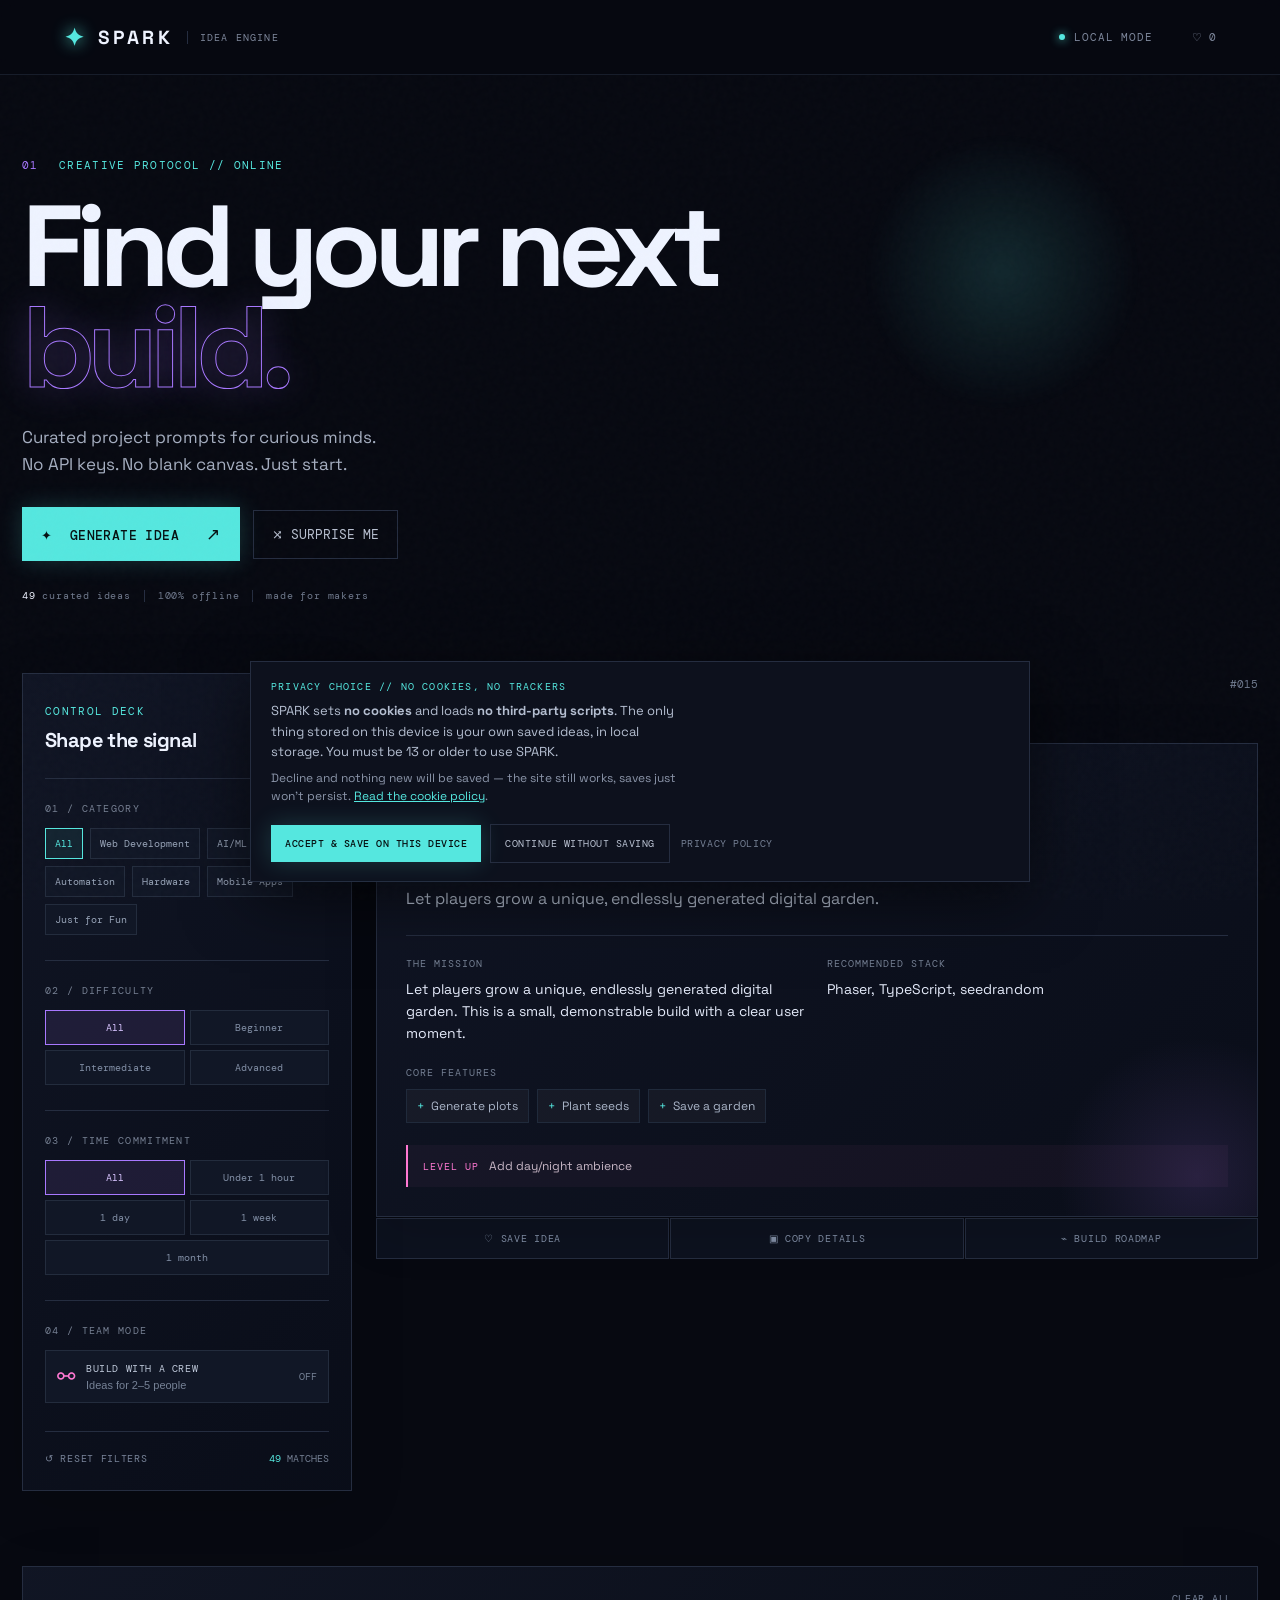
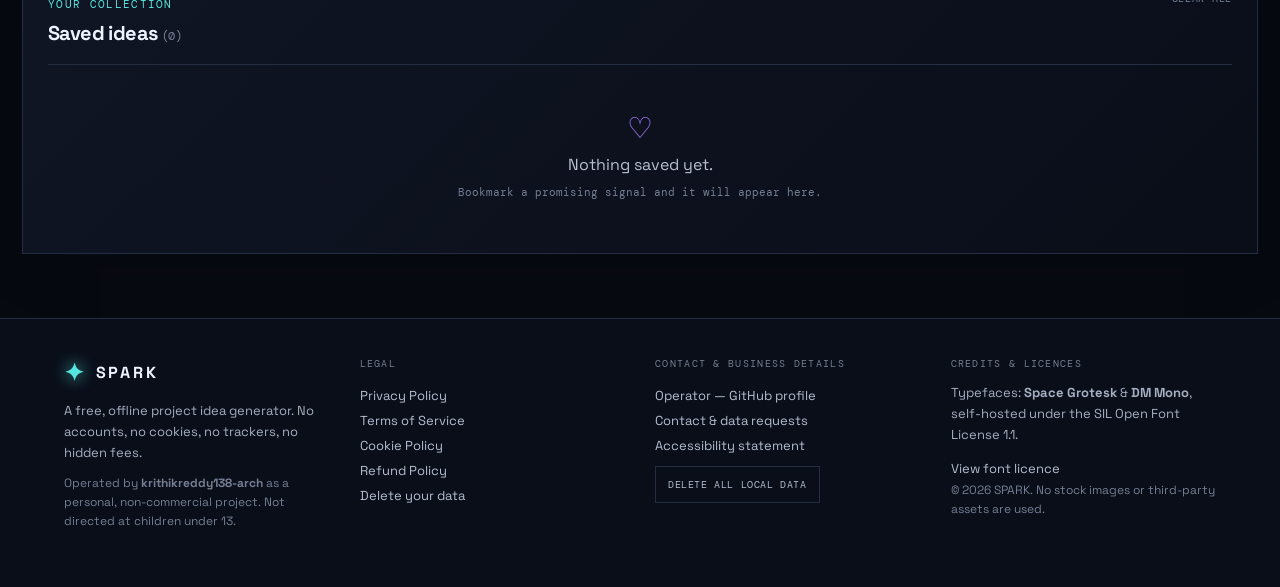
<file: index.html>
<!doctype html>
<html lang="en">
  <head>
    <meta charset="UTF-8" />
    <meta name="viewport" content="width=device-width, initial-scale=1.0" />
    <meta name="theme-color" content="#070911" />
    <meta name="description" content="SPARK is a free, offline project idea generator: 49 curated, buildable prompts filtered by category, difficulty and time — with save, copy and build-roadmap tools for makers." />
    <meta property="og:type" content="website" />
    <meta property="og:title" content="SPARK — Project Idea Generator" />
    <meta property="og:description" content="49 curated, buildable project prompts. No API keys. No blank canvas. Just start." />
    <meta name="twitter:card" content="summary" />
    <meta name="twitter:title" content="SPARK — Project Idea Generator" />
    <meta name="twitter:description" content="49 curated, buildable project prompts. No API keys. No blank canvas. Just start." />
    <link rel="icon" href="data:image/svg+xml,%3Csvg xmlns='http://www.w3.org/2000/svg' viewBox='0 0 64 64'%3E%3Crect width='64' height='64' rx='14' fill='%23070911'/%3E%3Ctext x='32' y='46' font-size='38' text-anchor='middle' fill='%2355e7df'%3E%E2%9C%A6%3C/text%3E%3C/svg%3E" />
    <title>SPARK — Project Idea Generator</title>
    <link rel="stylesheet" href="styles.css" />
  </head>
  <body>
    <a class="skip-link" href="#ideaCard">Skip to the idea generator</a>
    <div class="noise" aria-hidden="true"></div>
    <noscript><p style="margin:0;padding:16px;text-align:center;background:#111625;color:#eef3ff;font:13px monospace">SPARK needs JavaScript enabled to generate ideas.</p></noscript>
    <header class="topbar">
      <a class="brand" href="#top" aria-label="SPARK home"><span class="brand-mark">✦</span><span>SPARK</span><small>IDEA ENGINE</small></a>
      <div class="top-actions"><span class="status-dot"></span><span>LOCAL MODE</span><button class="icon-button" id="savedNav" type="button" aria-label="Open saved ideas">♡ <span id="savedCount">0</span></button></div>
    </header>

    <main id="top" class="shell">
      <section class="hero">
        <div class="eyebrow"><span>01</span> CREATIVE PROTOCOL // ONLINE</div>
        <h1>Find your next<br /><em>build.</em></h1>
        <p class="hero-copy">Curated project prompts for curious minds.<br />No API keys. No blank canvas. Just start.</p>
        <div class="hero-controls">
          <button class="primary-button" id="generateButton" type="button"><span class="button-icon">✦</span> GENERATE IDEA <span class="button-arrow">↗</span></button>
          <button class="secondary-button" id="surpriseButton" type="button"><span>⤨</span> SURPRISE ME</button>
        </div>
        <div class="hero-meta"><span><b id="ideaTotal">49</b> curated ideas</span><span class="meta-divider"></span><span>100% offline</span><span class="meta-divider"></span><span>made for makers</span></div>
      </section>

      <section class="workspace-grid">
        <aside class="filters-panel panel">
          <div class="panel-heading"><div><span class="section-kicker">CONTROL DECK</span><h2>Shape the signal</h2></div><span class="pulse-icon">◉</span></div>
          <div class="filter-group"><label>01 / CATEGORY</label><div class="chip-grid" id="categoryFilters"></div></div>
          <div class="filter-group"><label>02 / DIFFICULTY</label><div class="segmented" id="difficultyFilters"></div></div>
          <div class="filter-group"><label>03 / TIME COMMITMENT</label><div class="segmented time-grid" id="timeFilters"></div></div>
          <div class="filter-group team-toggle"><label>04 / TEAM MODE</label><button class="team-button" id="teamButton" type="button" aria-pressed="false"><span class="team-icon">⚯</span><span><b>BUILD WITH A CREW</b><small>Ideas for 2–5 people</small></span><i>OFF</i></button></div>
          <div class="filter-footer"><button class="text-button" id="resetButton" type="button">↺ RESET FILTERS</button><span class="match-count"><b id="matchCount">49</b> MATCHES</span></div>
        </aside>

        <section class="result-column" aria-live="polite">
          <div class="result-header"><div><span class="section-kicker">CURRENT TRANSMISSION</span><h2>Your next project</h2></div><span class="result-number" id="resultNumber">#001</span></div>
          <article class="idea-card panel" id="ideaCard"></article>
          <div class="quick-actions"><button class="action-button" id="saveButton" type="button">♡ <span>SAVE IDEA</span></button><button class="action-button" id="copyButton" type="button">▣ <span>COPY DETAILS</span></button><button class="action-button" id="roadmapButton" type="button">⌁ <span>BUILD ROADMAP</span></button></div>
          <div class="roadmap panel hidden" id="roadmapPanel"></div>
        </section>
      </section>

      <section class="saved-section panel" id="savedSection">
        <div class="saved-heading"><div><span class="section-kicker">YOUR COLLECTION</span><h2>Saved ideas <span id="savedHeadingCount">(0)</span></h2></div><button class="text-button" id="clearSavedButton" type="button">CLEAR ALL</button></div>
        <div class="saved-list" id="savedList"><div class="empty-state"><span>♡</span><p>Nothing saved yet.</p><small>Bookmark a promising signal and it will appear here.</small></div></div>
      </section>
    </main>

    <footer class="site-footer" id="site-footer">
      <div class="footer-col">
        <span class="footer-brand"><span class="brand-mark">✦</span>SPARK</span>
        <p>A free, offline project idea generator. No accounts, no cookies, no trackers, no hidden fees.</p>
        <p class="footer-op">Operated by <b>krithikreddy138-arch</b> as a personal, non-commercial project. Not directed at children under 13.</p>
      </div>
      <div class="footer-col">
        <b class="footer-head">LEGAL</b>
        <a href="privacy.html">Privacy Policy</a>
        <a href="terms.html">Terms of Service</a>
        <a href="privacy.html#cookies">Cookie Policy</a>
        <a href="terms.html#refunds">Refund Policy</a>
        <a href="privacy.html#deletion">Delete your data</a>
      </div>
      <div class="footer-col">
        <b class="footer-head">CONTACT &amp; BUSINESS DETAILS</b>
        <a href="https://github.com/krithikreddy138-arch">Operator — GitHub profile</a>
        <a href="https://github.com/krithikreddy138-arch/spark/issues">Contact &amp; data requests</a>
        <a href="terms.html#accessibility">Accessibility statement</a>
        <button class="footer-legal-button" id="wipeDataButton" type="button">DELETE ALL LOCAL DATA</button>
      </div>
      <div class="footer-col">
        <b class="footer-head">CREDITS &amp; LICENCES</b>
        <p>Typefaces: <b>Space Grotesk</b> &amp; <b>DM Mono</b>, self-hosted under the SIL Open Font License 1.1.</p>
        <a href="fonts/OFL.txt">View font licence</a>
        <p class="footer-op">© 2026 SPARK. No stock images or third-party assets are used.</p>
      </div>
    </footer>

    <div class="toast" id="toast" role="status"></div>

    <section class="consent-banner" id="consentBanner" role="region" aria-label="Privacy and cookie choices" hidden>
      <div class="consent-copy">
        <b>PRIVACY CHOICE // NO COOKIES, NO TRACKERS</b>
        <p>SPARK sets <strong>no cookies</strong> and loads <strong>no third-party scripts</strong>. The only thing stored on this device is your own saved ideas, in local storage. You must be 13 or older to use SPARK.</p>
        <p>Decline and nothing new will be saved — the site still works, saves just won't persist. <a href="privacy.html#cookies">Read the cookie policy</a>.</p>
      </div>
      <div class="consent-actions">
        <button class="primary-button" id="consentAccept" type="button">ACCEPT &amp; SAVE ON THIS DEVICE</button>
        <button class="secondary-button" id="consentDecline" type="button">CONTINUE WITHOUT SAVING</button>
        <a class="privacy-link" href="privacy.html">PRIVACY POLICY</a>
      </div>
    </section>
    <script src="app.js"></script>
    <script>
      document.querySelectorAll('.footer-op').forEach(function (el) {
        el.innerHTML = el.innerHTML.replace('© 2026 SPARK', '© ' + new Date().getFullYear() + ' SPARK');
      });
    </script>
  </body>
</html>
</file>
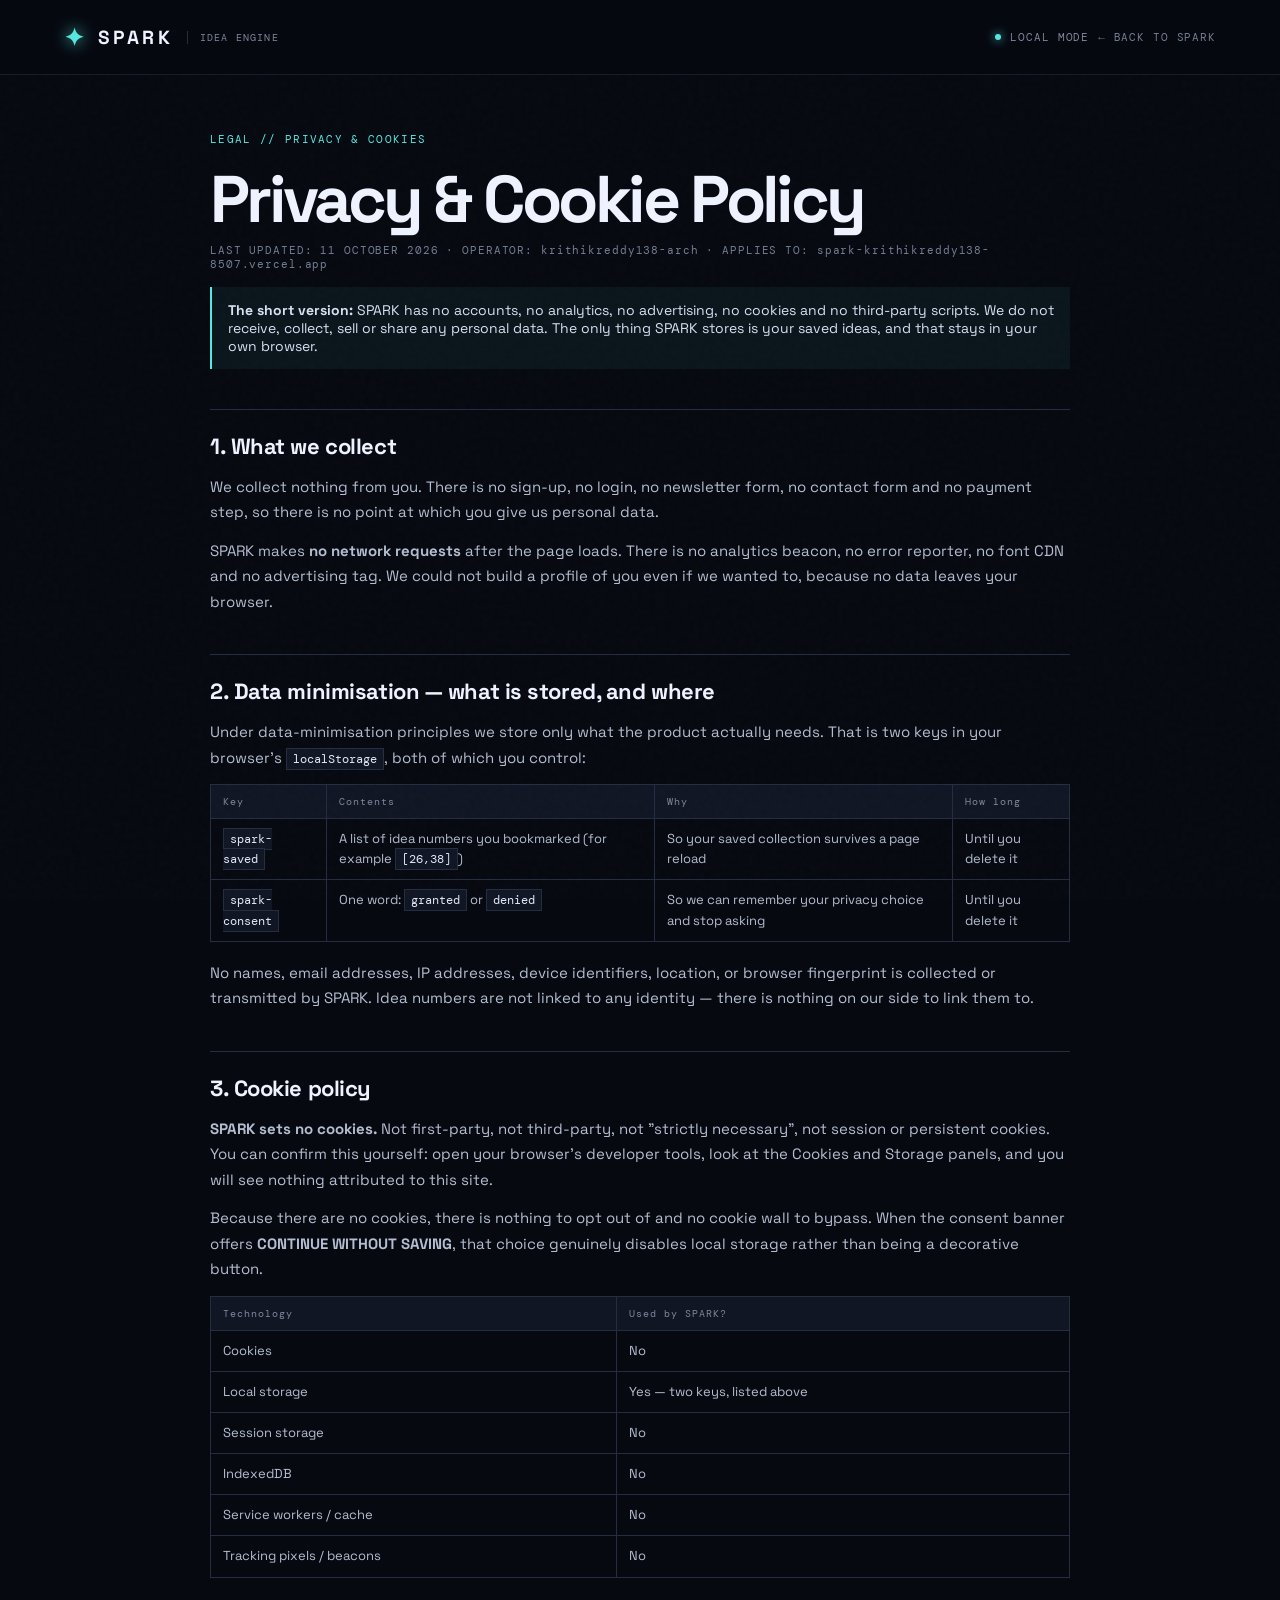
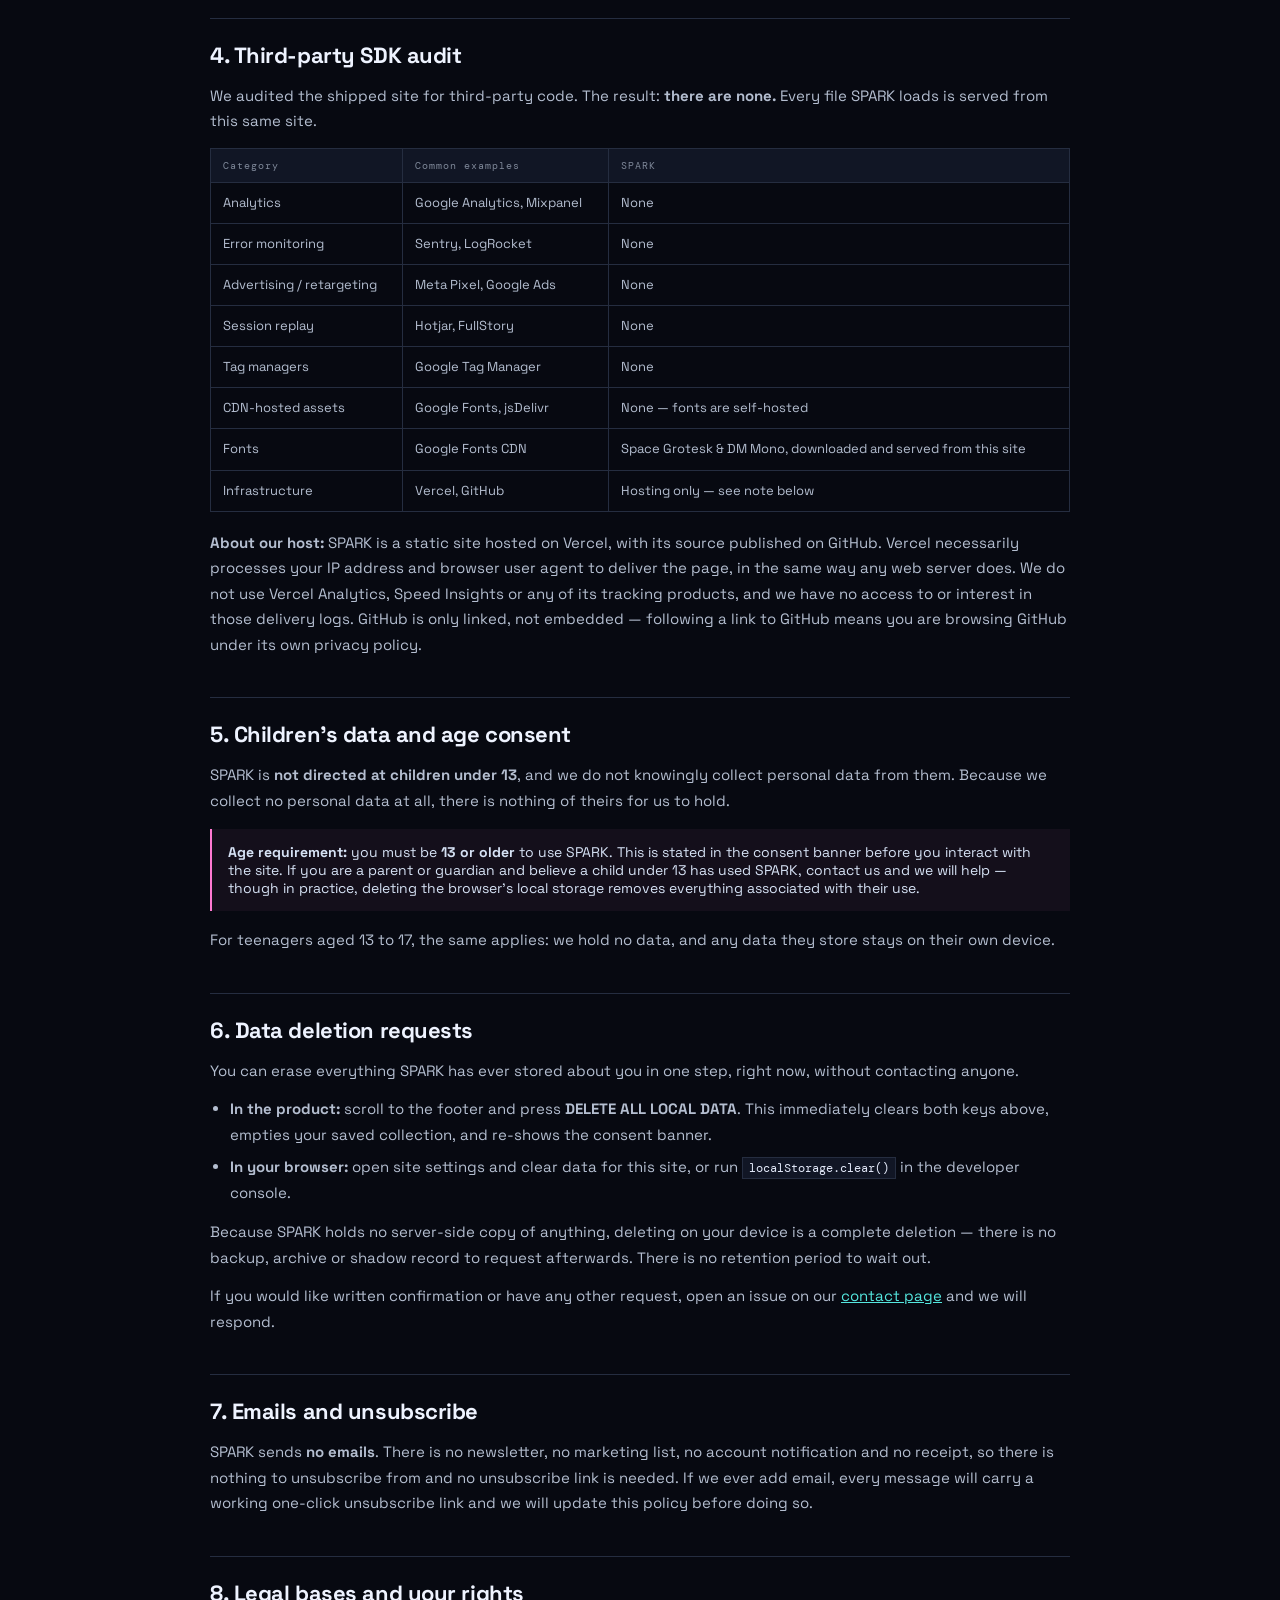
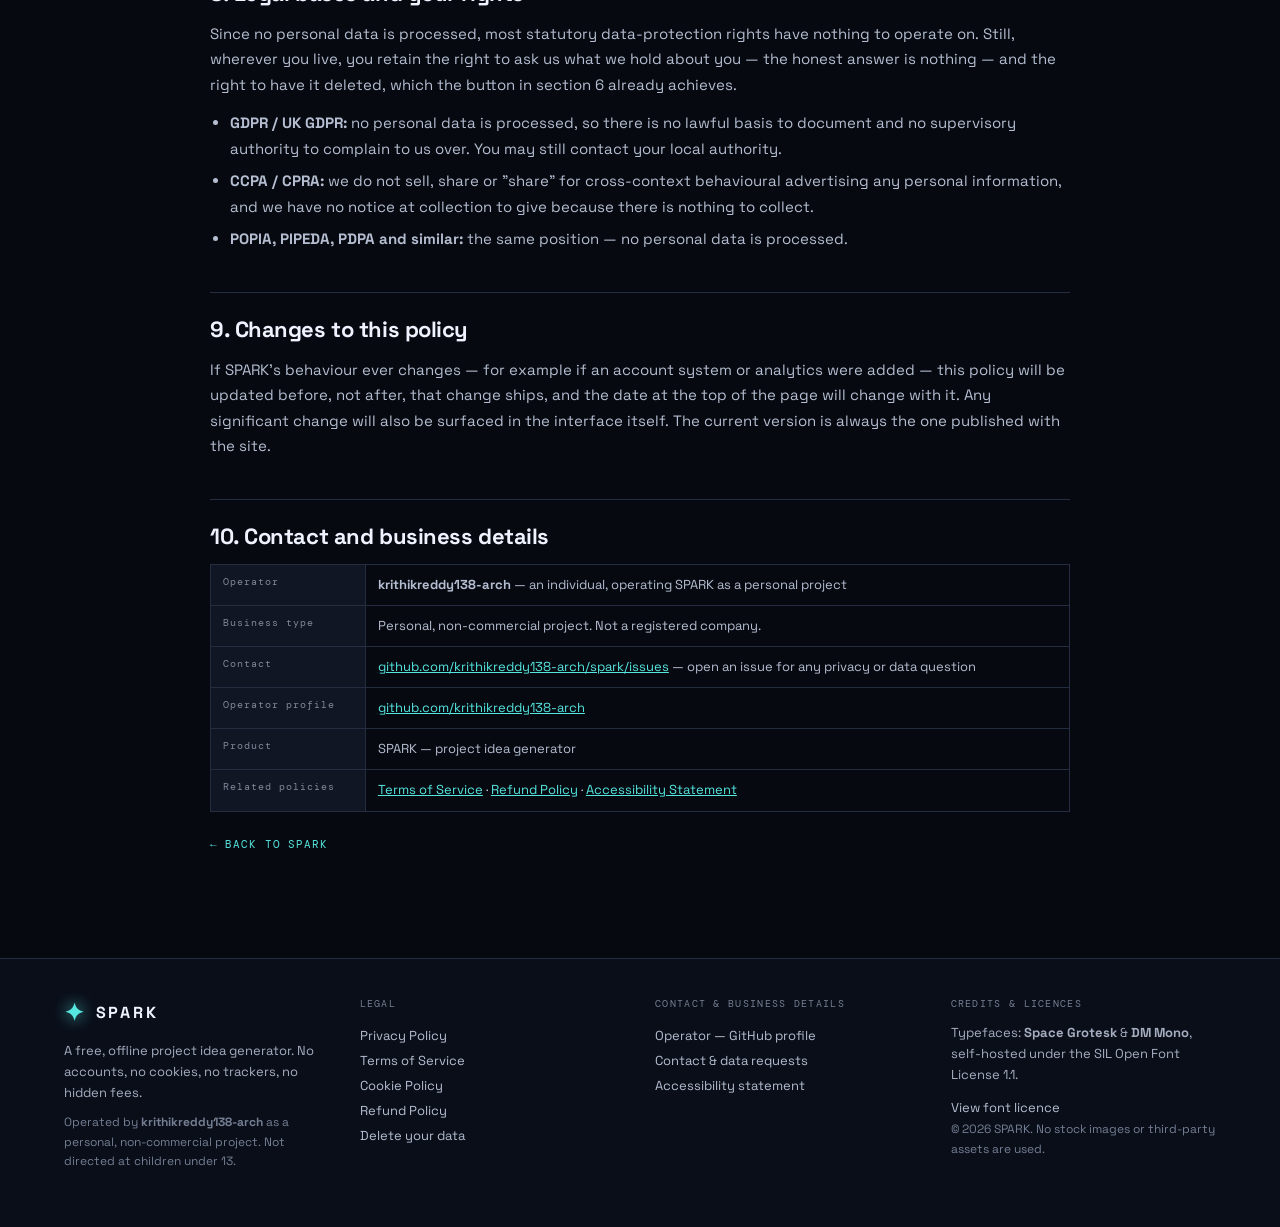
<file: privacy.html>
<!doctype html>
<html lang="en">
  <head>
    <meta charset="UTF-8" />
    <meta name="viewport" content="width=device-width, initial-scale=1.0" />
    <meta name="theme-color" content="#070911" />
    <meta name="description" content="SPARK privacy policy and cookie policy. No cookies, no trackers, no accounts, no third-party scripts. Everything stays on your device." />
    <title>Privacy &amp; Cookie Policy — SPARK</title>
    <link rel="icon" href="data:image/svg+xml,%3Csvg xmlns='http://www.w3.org/2000/svg' viewBox='0 0 64 64'%3E%3Crect width='64' height='64' rx='14' fill='%23070911'/%3E%3Ctext x='32' y='46' font-size='38' text-anchor='middle' fill='%2355e7df'%3E%E2%9C%A6%3C/text%3E%3C/svg%3E" />
    <link rel="stylesheet" href="styles.css" />
  </head>
  <body>
    <a class="skip-link" href="#legal">Skip to the policy</a>
    <div class="noise" aria-hidden="true"></div>
    <header class="topbar">
      <a class="brand" href="index.html" aria-label="SPARK home"><span class="brand-mark">✦</span><span>SPARK</span><small>IDEA ENGINE</small></a>
      <div class="top-actions"><span class="status-dot"></span><span>LOCAL MODE</span><a class="back-link" href="index.html">← BACK TO SPARK</a></div>
    </header>

    <main id="legal" class="legal-wrap">
      <span class="section-kicker">LEGAL // PRIVACY &amp; COOKIES</span>
      <h1>Privacy &amp; Cookie Policy</h1>
      <p class="updated">LAST UPDATED: 11 OCTOBER 2026 · OPERATOR: krithikreddy138-arch · APPLIES TO: spark-krithikreddy138-8507.vercel.app</p>

      <div class="callout">
        <b>The short version:</b> SPARK has no accounts, no analytics, no advertising, no cookies and no third-party scripts. We do not receive, collect, sell or share any personal data. The only thing SPARK stores is your saved ideas, and that stays in your own browser.
      </div>

      <h2>1. What we collect</h2>
      <p>We collect nothing from you. There is no sign-up, no login, no newsletter form, no contact form and no payment step, so there is no point at which you give us personal data.</p>
      <p>SPARK makes <b>no network requests</b> after the page loads. There is no analytics beacon, no error reporter, no font CDN and no advertising tag. We could not build a profile of you even if we wanted to, because no data leaves your browser.</p>

      <h2>2. Data minimisation — what is stored, and where</h2>
      <p>Under data-minimisation principles we store only what the product actually needs. That is two keys in your browser's <code>localStorage</code>, both of which you control:</p>
      <div class="table-scroll"><table class="legal-table">
        <thead>
          <tr><th>Key</th><th>Contents</th><th>Why</th><th>How long</th></tr>
        </thead>
        <tbody>
          <tr>
            <td><code>spark-saved</code></td>
            <td>A list of idea numbers you bookmarked (for example <code>[26,38]</code>)</td>
            <td>So your saved collection survives a page reload</td>
            <td>Until you delete it</td>
          </tr>
          <tr>
            <td><code>spark-consent</code></td>
            <td>One word: <code>granted</code> or <code>denied</code></td>
            <td>So we can remember your privacy choice and stop asking</td>
            <td>Until you delete it</td>
          </tr>
        </tbody>
      </table></div>
      <p>No names, email addresses, IP addresses, device identifiers, location, or browser fingerprint is collected or transmitted by SPARK. Idea numbers are not linked to any identity — there is nothing on our side to link them to.</p>

      <h2 id="cookies">3. Cookie policy</h2>
      <p><b>SPARK sets no cookies.</b> Not first-party, not third-party, not "strictly necessary", not session or persistent cookies. You can confirm this yourself: open your browser's developer tools, look at the Cookies and Storage panels, and you will see nothing attributed to this site.</p>
      <p>Because there are no cookies, there is nothing to opt out of and no cookie wall to bypass. When the consent banner offers <b>CONTINUE WITHOUT SAVING</b>, that choice genuinely disables local storage rather than being a decorative button.</p>
      <div class="table-scroll"><table class="legal-table">
        <thead>
          <tr><th>Technology</th><th>Used by SPARK?</th></tr>
        </thead>
        <tbody>
          <tr><td>Cookies</td><td>No</td></tr>
          <tr><td>Local storage</td><td>Yes — two keys, listed above</td></tr>
          <tr><td>Session storage</td><td>No</td></tr>
          <tr><td>IndexedDB</td><td>No</td></tr>
          <tr><td>Service workers / cache</td><td>No</td></tr>
          <tr><td>Tracking pixels / beacons</td><td>No</td></tr>
        </tbody>
      </table></div>

      <h2 id="third-parties">4. Third-party SDK audit</h2>
      <p>We audited the shipped site for third-party code. The result: <b>there are none.</b> Every file SPARK loads is served from this same site.</p>
      <div class="table-scroll"><table class="legal-table">
        <thead>
          <tr><th>Category</th><th>Common examples</th><th>SPARK</th></tr>
        </thead>
        <tbody>
          <tr><td>Analytics</td><td>Google Analytics, Mixpanel</td><td>None</td></tr>
          <tr><td>Error monitoring</td><td>Sentry, LogRocket</td><td>None</td></tr>
          <tr><td>Advertising / retargeting</td><td>Meta Pixel, Google Ads</td><td>None</td></tr>
          <tr><td>Session replay</td><td>Hotjar, FullStory</td><td>None</td></tr>
          <tr><td>Tag managers</td><td>Google Tag Manager</td><td>None</td></tr>
          <tr><td>CDN-hosted assets</td><td>Google Fonts, jsDelivr</td><td>None — fonts are self-hosted</td></tr>
          <tr><td>Fonts</td><td>Google Fonts CDN</td><td>Space Grotesk &amp; DM Mono, downloaded and served from this site</td></tr>
          <tr><td>Infrastructure</td><td>Vercel, GitHub</td><td>Hosting only — see note below</td></tr>
        </tbody>
      </table></div>
      <p><b>About our host:</b> SPARK is a static site hosted on Vercel, with its source published on GitHub. Vercel necessarily processes your IP address and browser user agent to deliver the page, in the same way any web server does. We do not use Vercel Analytics, Speed Insights or any of its tracking products, and we have no access to or interest in those delivery logs. GitHub is only linked, not embedded — following a link to GitHub means you are browsing GitHub under its own privacy policy.</p>

      <h2 id="children">5. Children's data and age consent</h2>
      <p>SPARK is <b>not directed at children under 13</b>, and we do not knowingly collect personal data from them. Because we collect no personal data at all, there is nothing of theirs for us to hold.</p>
      <div class="callout warn">
        <b>Age requirement:</b> you must be <b>13 or older</b> to use SPARK. This is stated in the consent banner before you interact with the site. If you are a parent or guardian and believe a child under 13 has used SPARK, contact us and we will help — though in practice, deleting the browser's local storage removes everything associated with their use.
      </div>
      <p>For teenagers aged 13 to 17, the same applies: we hold no data, and any data they store stays on their own device.</p>

      <h2 id="deletion">6. Data deletion requests</h2>
      <p>You can erase everything SPARK has ever stored about you in one step, right now, without contacting anyone.</p>
      <ul>
        <li><b>In the product:</b> scroll to the footer and press <b>DELETE ALL LOCAL DATA</b>. This immediately clears both keys above, empties your saved collection, and re-shows the consent banner.</li>
        <li><b>In your browser:</b> open site settings and clear data for this site, or run <code>localStorage.clear()</code> in the developer console.</li>
      </ul>
      <p>Because SPARK holds no server-side copy of anything, deleting on your device is a complete deletion — there is no backup, archive or shadow record to request afterwards. There is no retention period to wait out.</p>
      <p>If you would like written confirmation or have any other request, open an issue on our <a href="https://github.com/krithikreddy138-arch/spark/issues">contact page</a> and we will respond.</p>

      <h2 id="emails">7. Emails and unsubscribe</h2>
      <p>SPARK sends <b>no emails</b>. There is no newsletter, no marketing list, no account notification and no receipt, so there is nothing to unsubscribe from and no unsubscribe link is needed. If we ever add email, every message will carry a working one-click unsubscribe link and we will update this policy before doing so.</p>

      <h2>8. Legal bases and your rights</h2>
      <p>Since no personal data is processed, most statutory data-protection rights have nothing to operate on. Still, wherever you live, you retain the right to ask us what we hold about you — the honest answer is nothing — and the right to have it deleted, which the button in section 6 already achieves.</p>
      <ul>
        <li><b>GDPR / UK GDPR:</b> no personal data is processed, so there is no lawful basis to document and no supervisory authority to complain to us over. You may still contact your local authority.</li>
        <li><b>CCPA / CPRA:</b> we do not sell, share or "share" for cross-context behavioural advertising any personal information, and we have no notice at collection to give because there is nothing to collect.</li>
        <li><b>POPIA, PIPEDA, PDPA and similar:</b> the same position — no personal data is processed.</li>
      </ul>

      <h2>9. Changes to this policy</h2>
      <p>If SPARK's behaviour ever changes — for example if an account system or analytics were added — this policy will be updated before, not after, that change ships, and the date at the top of the page will change with it. Any significant change will also be surfaced in the interface itself. The current version is always the one published with the site.</p>

      <h2 id="contact">10. Contact and business details</h2>
      <div class="table-scroll"><table class="legal-table">
        <tbody>
          <tr><th>Operator</th><td><b>krithikreddy138-arch</b> — an individual, operating SPARK as a personal project</td></tr>
          <tr><th>Business type</th><td>Personal, non-commercial project. Not a registered company.</td></tr>
          <tr><th>Contact</th><td><a href="https://github.com/krithikreddy138-arch/spark/issues">github.com/krithikreddy138-arch/spark/issues</a> — open an issue for any privacy or data question</td></tr>
          <tr><th>Operator profile</th><td><a href="https://github.com/krithikreddy138-arch">github.com/krithikreddy138-arch</a></td></tr>
          <tr><th>Product</th><td>SPARK — project idea generator</td></tr>
          <tr><th>Related policies</th><td><a href="terms.html">Terms of Service</a> · <a href="terms.html#refunds">Refund Policy</a> · <a href="terms.html#accessibility">Accessibility Statement</a></td></tr>
        </tbody>
      </table></div>
      <p><a class="back-link" href="index.html">← BACK TO SPARK</a></p>
    </main>

    <footer class="site-footer">
      <div class="footer-col">
        <span class="footer-brand"><span class="brand-mark">✦</span>SPARK</span>
        <p>A free, offline project idea generator. No accounts, no cookies, no trackers, no hidden fees.</p>
        <p class="footer-op">Operated by <b>krithikreddy138-arch</b> as a personal, non-commercial project. Not directed at children under 13.</p>
      </div>
      <div class="footer-col">
        <b class="footer-head">LEGAL</b>
        <a href="privacy.html">Privacy Policy</a>
        <a href="terms.html">Terms of Service</a>
        <a href="privacy.html#cookies">Cookie Policy</a>
        <a href="terms.html#refunds">Refund Policy</a>
        <a href="privacy.html#deletion">Delete your data</a>
      </div>
      <div class="footer-col">
        <b class="footer-head">CONTACT &amp; BUSINESS DETAILS</b>
        <a href="https://github.com/krithikreddy138-arch">Operator — GitHub profile</a>
        <a href="https://github.com/krithikreddy138-arch/spark/issues">Contact &amp; data requests</a>
        <a href="terms.html#accessibility">Accessibility statement</a>
      </div>
      <div class="footer-col">
        <b class="footer-head">CREDITS &amp; LICENCES</b>
        <p>Typefaces: <b>Space Grotesk</b> &amp; <b>DM Mono</b>, self-hosted under the SIL Open Font License 1.1.</p>
        <a href="fonts/OFL.txt">View font licence</a>
        <p class="footer-op">© 2026 SPARK. No stock images or third-party assets are used.</p>
      </div>
    </footer>
    <script>
      document.querySelectorAll('.footer-op').forEach(function (el) {
        el.innerHTML = el.innerHTML.replace('© 2026 SPARK', '© ' + new Date().getFullYear() + ' SPARK');
      });
    </script>
  </body>
</html>
</file>
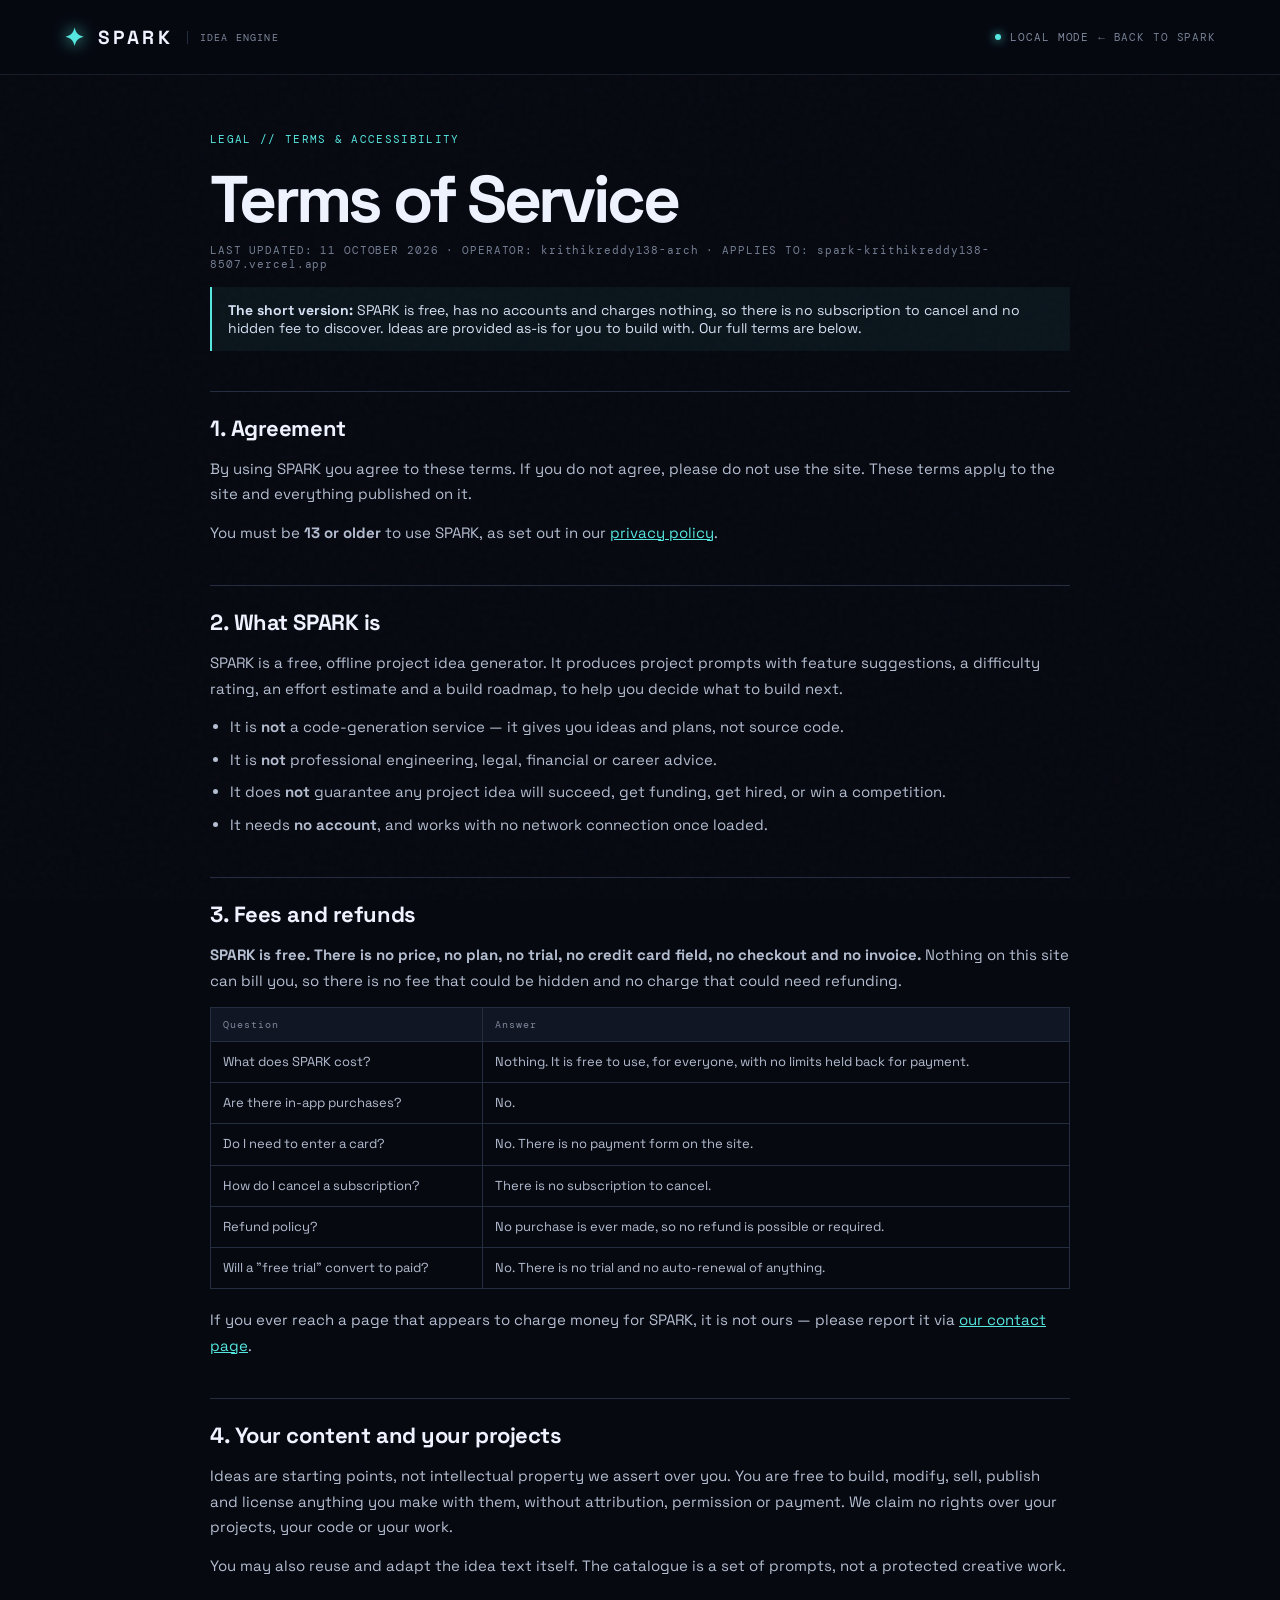
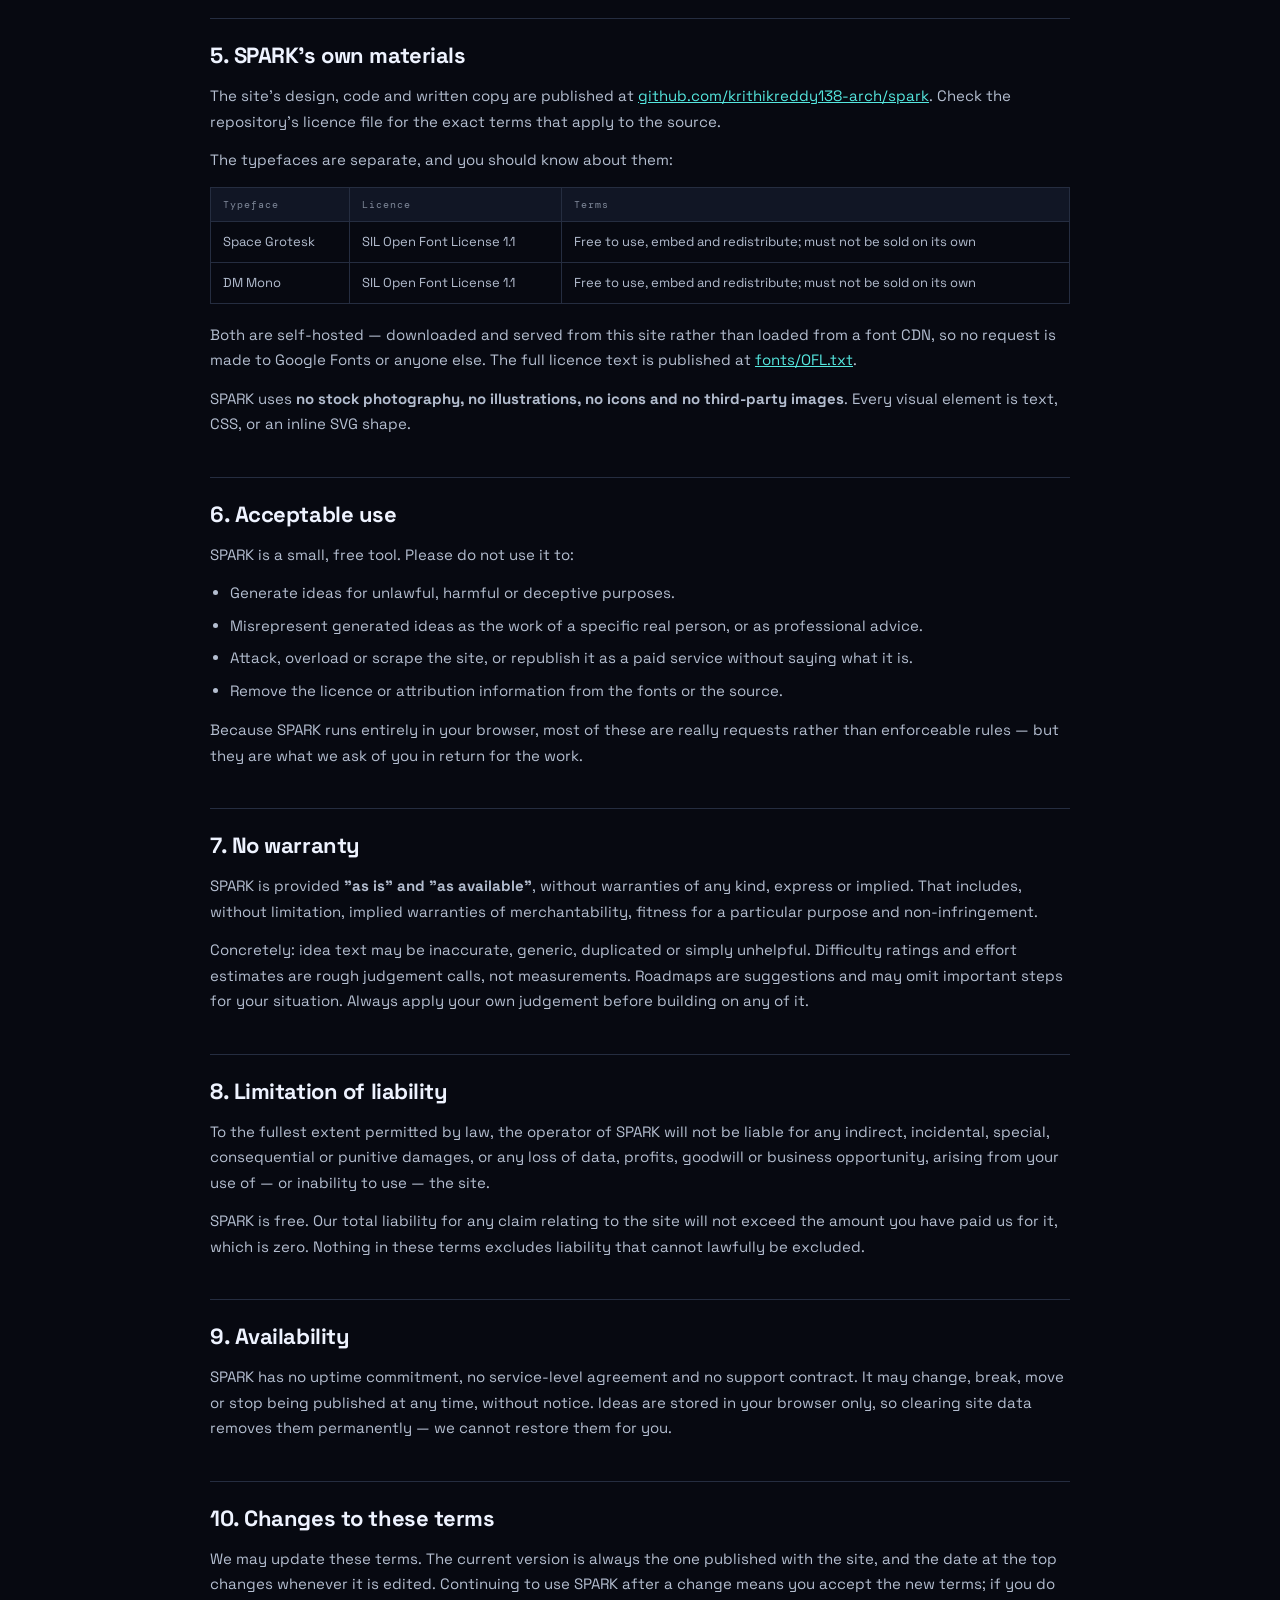
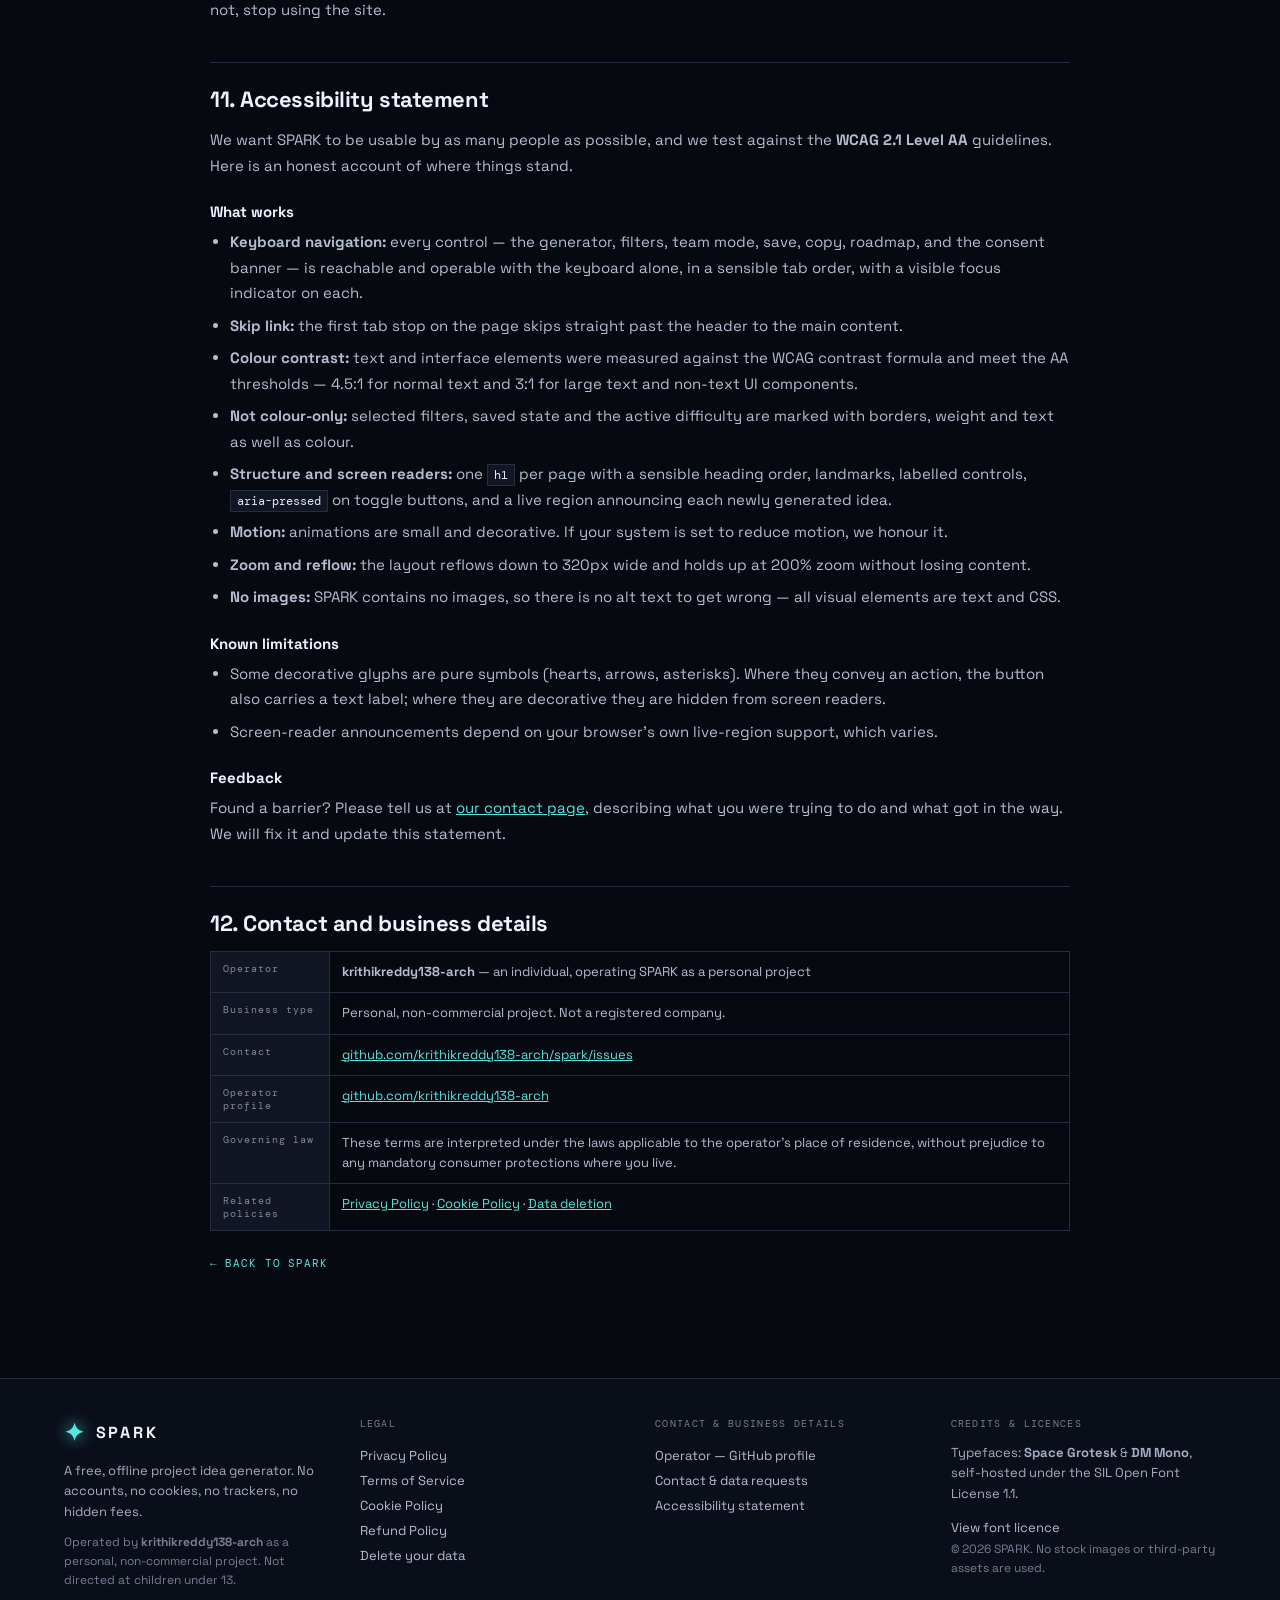
<file: terms.html>
<!doctype html>
<html lang="en">
  <head>
    <meta charset="UTF-8" />
    <meta name="viewport" content="width=device-width, initial-scale=1.0" />
    <meta name="theme-color" content="#070911" />
    <meta name="description" content="SPARK terms of service, refund policy and accessibility statement. Free, no accounts, no hidden fees, no fake reviews." />
    <title>Terms of Service — SPARK</title>
    <link rel="icon" href="data:image/svg+xml,%3Csvg xmlns='http://www.w3.org/2000/svg' viewBox='0 0 64 64'%3E%3Crect width='64' height='64' rx='14' fill='%23070911'/%3E%3Ctext x='32' y='46' font-size='38' text-anchor='middle' fill='%2355e7df'%3E%E2%9C%A6%3C/text%3E%3C/svg%3E" />
    <link rel="stylesheet" href="styles.css" />
  </head>
  <body>
    <a class="skip-link" href="#legal">Skip to the terms</a>
    <div class="noise" aria-hidden="true"></div>
    <header class="topbar">
      <a class="brand" href="index.html" aria-label="SPARK home"><span class="brand-mark">✦</span><span>SPARK</span><small>IDEA ENGINE</small></a>
      <div class="top-actions"><span class="status-dot"></span><span>LOCAL MODE</span><a class="back-link" href="index.html">← BACK TO SPARK</a></div>
    </header>

    <main id="legal" class="legal-wrap">
      <span class="section-kicker">LEGAL // TERMS &amp; ACCESSIBILITY</span>
      <h1>Terms of Service</h1>
      <p class="updated">LAST UPDATED: 11 OCTOBER 2026 · OPERATOR: krithikreddy138-arch · APPLIES TO: spark-krithikreddy138-8507.vercel.app</p>

      <div class="callout">
        <b>The short version:</b> SPARK is free, has no accounts and charges nothing, so there is no subscription to cancel and no hidden fee to discover. Ideas are provided as-is for you to build with. Our full terms are below.
      </div>

      <h2>1. Agreement</h2>
      <p>By using SPARK you agree to these terms. If you do not agree, please do not use the site. These terms apply to the site and everything published on it.</p>
      <p>You must be <b>13 or older</b> to use SPARK, as set out in our <a href="privacy.html#children">privacy policy</a>.</p>

      <h2>2. What SPARK is</h2>
      <p>SPARK is a free, offline project idea generator. It produces project prompts with feature suggestions, a difficulty rating, an effort estimate and a build roadmap, to help you decide what to build next.</p>
      <ul>
        <li>It is <b>not</b> a code-generation service — it gives you ideas and plans, not source code.</li>
        <li>It is <b>not</b> professional engineering, legal, financial or career advice.</li>
        <li>It does <b>not</b> guarantee any project idea will succeed, get funding, get hired, or win a competition.</li>
        <li>It needs <b>no account</b>, and works with no network connection once loaded.</li>
      </ul>

      <h2 id="refunds">3. Fees and refunds</h2>
      <p><b>SPARK is free. There is no price, no plan, no trial, no credit card field, no checkout and no invoice.</b> Nothing on this site can bill you, so there is no fee that could be hidden and no charge that could need refunding.</p>
      <div class="table-scroll"><table class="legal-table">
        <thead>
          <tr><th>Question</th><th>Answer</th></tr>
        </thead>
        <tbody>
          <tr><td>What does SPARK cost?</td><td>Nothing. It is free to use, for everyone, with no limits held back for payment.</td></tr>
          <tr><td>Are there in-app purchases?</td><td>No.</td></tr>
          <tr><td>Do I need to enter a card?</td><td>No. There is no payment form on the site.</td></tr>
          <tr><td>How do I cancel a subscription?</td><td>There is no subscription to cancel.</td></tr>
          <tr><td>Refund policy?</td><td>No purchase is ever made, so no refund is possible or required.</td></tr>
          <tr><td>Will a "free trial" convert to paid?</td><td>No. There is no trial and no auto-renewal of anything.</td></tr>
        </tbody>
      </table></div>
      <p>If you ever reach a page that appears to charge money for SPARK, it is not ours — please report it via <a href="https://github.com/krithikreddy138-arch/spark/issues">our contact page</a>.</p>

      <h2>4. Your content and your projects</h2>
      <p>Ideas are starting points, not intellectual property we assert over you. You are free to build, modify, sell, publish and license anything you make with them, without attribution, permission or payment. We claim no rights over your projects, your code or your work.</p>
      <p>You may also reuse and adapt the idea text itself. The catalogue is a set of prompts, not a protected creative work.</p>

      <h2 id="intellectual-property">5. SPARK's own materials</h2>
      <p>The site's design, code and written copy are published at <a href="https://github.com/krithikreddy138-arch/spark">github.com/krithikreddy138-arch/spark</a>. Check the repository's licence file for the exact terms that apply to the source.</p>
      <p>The typefaces are separate, and you should know about them:</p>
      <div class="table-scroll"><table class="legal-table">
        <thead>
          <tr><th>Typeface</th><th>Licence</th><th>Terms</th></tr>
        </thead>
        <tbody>
          <tr><td>Space Grotesk</td><td>SIL Open Font License 1.1</td><td>Free to use, embed and redistribute; must not be sold on its own</td></tr>
          <tr><td>DM Mono</td><td>SIL Open Font License 1.1</td><td>Free to use, embed and redistribute; must not be sold on its own</td></tr>
        </tbody>
      </table></div>
      <p>Both are self-hosted — downloaded and served from this site rather than loaded from a font CDN, so no request is made to Google Fonts or anyone else. The full licence text is published at <a href="fonts/OFL.txt">fonts/OFL.txt</a>.</p>
      <p>SPARK uses <b>no stock photography, no illustrations, no icons and no third-party images</b>. Every visual element is text, CSS, or an inline SVG shape.</p>

      <h2>6. Acceptable use</h2>
      <p>SPARK is a small, free tool. Please do not use it to:</p>
      <ul>
        <li>Generate ideas for unlawful, harmful or deceptive purposes.</li>
        <li>Misrepresent generated ideas as the work of a specific real person, or as professional advice.</li>
        <li>Attack, overload or scrape the site, or republish it as a paid service without saying what it is.</li>
        <li>Remove the licence or attribution information from the fonts or the source.</li>
      </ul>
      <p>Because SPARK runs entirely in your browser, most of these are really requests rather than enforceable rules — but they are what we ask of you in return for the work.</p>

      <h2>7. No warranty</h2>
      <p>SPARK is provided <b>"as is" and "as available"</b>, without warranties of any kind, express or implied. That includes, without limitation, implied warranties of merchantability, fitness for a particular purpose and non-infringement.</p>
      <p>Concretely: idea text may be inaccurate, generic, duplicated or simply unhelpful. Difficulty ratings and effort estimates are rough judgement calls, not measurements. Roadmaps are suggestions and may omit important steps for your situation. Always apply your own judgement before building on any of it.</p>

      <h2>8. Limitation of liability</h2>
      <p>To the fullest extent permitted by law, the operator of SPARK will not be liable for any indirect, incidental, special, consequential or punitive damages, or any loss of data, profits, goodwill or business opportunity, arising from your use of — or inability to use — the site.</p>
      <p>SPARK is free. Our total liability for any claim relating to the site will not exceed the amount you have paid us for it, which is zero. Nothing in these terms excludes liability that cannot lawfully be excluded.</p>

      <h2>9. Availability</h2>
      <p>SPARK has no uptime commitment, no service-level agreement and no support contract. It may change, break, move or stop being published at any time, without notice. Ideas are stored in your browser only, so clearing site data removes them permanently — we cannot restore them for you.</p>

      <h2>10. Changes to these terms</h2>
      <p>We may update these terms. The current version is always the one published with the site, and the date at the top changes whenever it is edited. Continuing to use SPARK after a change means you accept the new terms; if you do not, stop using the site.</p>

      <h2 id="accessibility">11. Accessibility statement</h2>
      <p>We want SPARK to be usable by as many people as possible, and we test against the <b>WCAG 2.1 Level AA</b> guidelines. Here is an honest account of where things stand.</p>
      <h3>What works</h3>
      <ul>
        <li><b>Keyboard navigation:</b> every control — the generator, filters, team mode, save, copy, roadmap, and the consent banner — is reachable and operable with the keyboard alone, in a sensible tab order, with a visible focus indicator on each.</li>
        <li><b>Skip link:</b> the first tab stop on the page skips straight past the header to the main content.</li>
        <li><b>Colour contrast:</b> text and interface elements were measured against the WCAG contrast formula and meet the AA thresholds — 4.5:1 for normal text and 3:1 for large text and non-text UI components.</li>
        <li><b>Not colour-only:</b> selected filters, saved state and the active difficulty are marked with borders, weight and text as well as colour.</li>
        <li><b>Structure and screen readers:</b> one <code>h1</code> per page with a sensible heading order, landmarks, labelled controls, <code>aria-pressed</code> on toggle buttons, and a live region announcing each newly generated idea.</li>
        <li><b>Motion:</b> animations are small and decorative. If your system is set to reduce motion, we honour it.</li>
        <li><b>Zoom and reflow:</b> the layout reflows down to 320px wide and holds up at 200% zoom without losing content.</li>
        <li><b>No images:</b> SPARK contains no images, so there is no alt text to get wrong — all visual elements are text and CSS.</li>
      </ul>
      <h3>Known limitations</h3>
      <ul>
        <li>Some decorative glyphs are pure symbols (hearts, arrows, asterisks). Where they convey an action, the button also carries a text label; where they are decorative they are hidden from screen readers.</li>
        <li>Screen-reader announcements depend on your browser's own live-region support, which varies.</li>
      </ul>
      <h3>Feedback</h3>
      <p>Found a barrier? Please tell us at <a href="https://github.com/krithikreddy138-arch/spark/issues">our contact page</a>, describing what you were trying to do and what got in the way. We will fix it and update this statement.</p>

      <h2>12. Contact and business details</h2>
      <div class="table-scroll"><table class="legal-table">
        <tbody>
          <tr><th>Operator</th><td><b>krithikreddy138-arch</b> — an individual, operating SPARK as a personal project</td></tr>
          <tr><th>Business type</th><td>Personal, non-commercial project. Not a registered company.</td></tr>
          <tr><th>Contact</th><td><a href="https://github.com/krithikreddy138-arch/spark/issues">github.com/krithikreddy138-arch/spark/issues</a></td></tr>
          <tr><th>Operator profile</th><td><a href="https://github.com/krithikreddy138-arch">github.com/krithikreddy138-arch</a></td></tr>
          <tr><th>Governing law</th><td>These terms are interpreted under the laws applicable to the operator's place of residence, without prejudice to any mandatory consumer protections where you live.</td></tr>
          <tr><th>Related policies</th><td><a href="privacy.html">Privacy Policy</a> · <a href="privacy.html#cookies">Cookie Policy</a> · <a href="privacy.html#deletion">Data deletion</a></td></tr>
        </tbody>
      </table></div>
      <p><a class="back-link" href="index.html">← BACK TO SPARK</a></p>
    </main>

    <footer class="site-footer">
      <div class="footer-col">
        <span class="footer-brand"><span class="brand-mark">✦</span>SPARK</span>
        <p>A free, offline project idea generator. No accounts, no cookies, no trackers, no hidden fees.</p>
        <p class="footer-op">Operated by <b>krithikreddy138-arch</b> as a personal, non-commercial project. Not directed at children under 13.</p>
      </div>
      <div class="footer-col">
        <b class="footer-head">LEGAL</b>
        <a href="privacy.html">Privacy Policy</a>
        <a href="terms.html">Terms of Service</a>
        <a href="privacy.html#cookies">Cookie Policy</a>
        <a href="terms.html#refunds">Refund Policy</a>
        <a href="privacy.html#deletion">Delete your data</a>
      </div>
      <div class="footer-col">
        <b class="footer-head">CONTACT &amp; BUSINESS DETAILS</b>
        <a href="https://github.com/krithikreddy138-arch">Operator — GitHub profile</a>
        <a href="https://github.com/krithikreddy138-arch/spark/issues">Contact &amp; data requests</a>
        <a href="terms.html#accessibility">Accessibility statement</a>
      </div>
      <div class="footer-col">
        <b class="footer-head">CREDITS &amp; LICENCES</b>
        <p>Typefaces: <b>Space Grotesk</b> &amp; <b>DM Mono</b>, self-hosted under the SIL Open Font License 1.1.</p>
        <a href="fonts/OFL.txt">View font licence</a>
        <p class="footer-op">© 2026 SPARK. No stock images or third-party assets are used.</p>
      </div>
    </footer>
    <script>
      document.querySelectorAll('.footer-op').forEach(function (el) {
        el.innerHTML = el.innerHTML.replace('© 2026 SPARK', '© ' + new Date().getFullYear() + ' SPARK');
      });
    </script>
  </body>
</html>
</file>
<file: styles.css>
@font-face{font-family:'Space Grotesk';font-style:normal;font-weight:300 700;font-display:swap;src:url('fonts/sg-var.woff2') format('woff2')}
@font-face{font-family:'DM Mono';font-style:normal;font-weight:400;font-display:swap;src:url('fonts/dm-400.woff2') format('woff2')}
@font-face{font-family:'DM Mono';font-style:normal;font-weight:500;font-display:swap;src:url('fonts/dm-500.woff2') format('woff2')}
:root{--bg:#070911;--panel:#0d111d;--panel-2:#111625;--line:#252d40;--muted:#7d879b;--text:#eef3ff;--cyan:#55e7df;--purple:#a878ff;--pink:#ff78d2;--mono:'DM Mono','Cascadia Mono','Courier New',monospace;--sans:'Space Grotesk','Segoe UI',Arial,sans-serif}
*{box-sizing:border-box}html{scroll-behavior:smooth}body{margin:0;background:var(--bg);color:var(--text);font-family:var(--sans);min-height:100vh;overflow-x:hidden}.noise{position:fixed;inset:0;opacity:.035;pointer-events:none;z-index:4;background-image:url("data:image/svg+xml,%3Csvg viewBox='0 0 180 180' xmlns='http://www.w3.org/2000/svg'%3E%3Cfilter id='n'%3E%3CfeTurbulence type='fractalNoise' baseFrequency='.9' numOctaves='3' stitchTiles='stitch'/%3E%3C/filter%3E%3Crect width='100%25' height='100%25' filter='url(%23n)' opacity='.55'/%3E%3C/svg%3E")}.topbar{height:75px;border-bottom:1px solid #171d2a;display:flex;align-items:center;justify-content:space-between;padding:0 clamp(22px,5vw,76px);position:relative;z-index:5;background:rgba(7,9,17,.76);backdrop-filter:blur(14px)}.brand{display:flex;align-items:center;gap:10px;color:var(--text);font-weight:700;letter-spacing:.19em;text-decoration:none;font-size:19px}.brand-mark{color:var(--cyan);font-size:24px;text-shadow:0 0 16px var(--cyan)}.brand small{font:10px var(--mono);letter-spacing:.12em;color:var(--muted);border-left:1px solid var(--line);padding-left:12px;margin-left:3px}.top-actions{font:11px var(--mono);letter-spacing:.08em;color:var(--muted);display:flex;align-items:center;gap:9px}.status-dot{width:6px;height:6px;border-radius:50%;background:var(--cyan);box-shadow:0 0 10px var(--cyan)}.icon-button{background:none;border:0;color:var(--muted);font:inherit;margin-left:20px;cursor:pointer;padding:8px 10px;margin-right:-10px}.icon-button:hover{color:var(--text)}.shell{width:min(1250px,calc(100% - 44px));margin:auto}.hero{padding:83px 0 71px;position:relative}.hero:after{content:'';position:absolute;right:9%;top:52px;width:290px;height:290px;border-radius:50%;background:radial-gradient(circle,rgba(84,231,223,.14),transparent 67%);filter:blur(4px);pointer-events:none}.eyebrow,.section-kicker{font:11px var(--mono);letter-spacing:.12em;color:var(--cyan)}.eyebrow span{color:var(--purple);margin-right:12px}.hero h1{font-size:clamp(60px,9vw,120px);line-height:.88;letter-spacing:-.07em;margin:24px 0 25px;position:relative;z-index:1}.hero h1 em{font-style:normal;color:transparent;-webkit-text-stroke:1px var(--purple);text-shadow:0 0 38px rgba(168,120,255,.22)}.hero-copy{font-size:17px;line-height:1.6;color:#a5aec0;margin:0 0 29px}.hero-controls{display:flex;gap:13px;align-items:center}.primary-button,.secondary-button,.action-button,.text-button,.chip,.segmented button{font-family:var(--mono);cursor:pointer;transition:.2s ease}.primary-button{border:0;background:var(--cyan);color:#061112;padding:16px 19px;font-weight:500;letter-spacing:.03em;box-shadow:0 0 24px rgba(85,231,223,.2)}.primary-button:hover{background:#8af4ed;transform:translateY(-2px);box-shadow:0 0 30px rgba(85,231,223,.38)}.button-icon{margin-right:9px}.button-arrow{font-size:17px;margin-left:19px}.secondary-button{background:transparent;border:1px solid var(--line);color:#b9c1d1;padding:15px 18px}.secondary-button:hover{border-color:var(--purple);color:var(--purple)}.hero-meta{display:flex;gap:13px;align-items:center;margin-top:28px;color:#707a8d;font:10px var(--mono);letter-spacing:.08em}.hero-meta b{color:var(--text);font-weight:400}.meta-divider{height:12px;width:1px;background:var(--line)}.workspace-grid{display:grid;grid-template-columns:330px 1fr;gap:24px;align-items:start}.panel{border:1px solid var(--line);background:linear-gradient(135deg,rgba(17,22,37,.94),rgba(10,14,25,.94));box-shadow:0 12px 50px rgba(0,0,0,.16)}.filters-panel{padding:25px 22px;position:sticky;top:22px}.panel-heading,.result-header,.saved-heading{display:flex;justify-content:space-between;align-items:flex-start}.panel h2,.result-header h2,.saved-heading h2{font-size:20px;letter-spacing:-.03em;margin:7px 0 0}.pulse-icon{color:var(--cyan);font-size:17px;text-shadow:0 0 14px var(--cyan)}.filter-group{border-top:1px solid var(--line);padding:23px 0 0;margin-top:25px}.filter-group label{display:block;color:#757f92;font:10px var(--mono);letter-spacing:.13em;margin-bottom:13px}.chip-grid{display:flex;flex-wrap:wrap;gap:7px}.chip{color:#98a4b8;background:#111726;border:1px solid #232c3d;padding:8px 9px;font-size:10px}.chip:hover,.chip.active{color:var(--cyan);border-color:var(--cyan);background:rgba(85,231,223,.08)}.segmented{display:grid;grid-template-columns:repeat(2,1fr);gap:5px}.segmented button{border:1px solid #232c3d;background:#111726;color:#8390a7;padding:10px 4px;font-size:10px}.segmented button:hover,.segmented button.active{background:rgba(168,120,255,.11);border-color:var(--purple);color:#d8c4ff}.time-grid{grid-template-columns:repeat(2,1fr)}.time-grid button:last-child:nth-child(odd){grid-column:1/-1}.filter-footer{border-top:1px solid var(--line);padding-top:20px;margin-top:28px;display:flex;justify-content:space-between;align-items:center}.text-button{border:0;background:none;color:#788399;font-size:10px;letter-spacing:.07em;padding:10px 7px;margin:-10px -7px}.text-button:hover{color:var(--cyan)}.match-count{font:10px var(--mono);color:#747f93}.match-count b{color:var(--cyan);font-weight:400}.result-header{margin-bottom:16px}.result-number{color:#6e798e;font:11px var(--mono);padding-top:4px}.idea-card{min-height:450px;padding:29px;position:relative;overflow:hidden}.idea-card:after{content:'';position:absolute;right:-80px;bottom:-100px;width:280px;height:280px;border-radius:50%;background:radial-gradient(circle,rgba(168,120,255,.14),transparent 70%)}.idea-top{display:flex;gap:8px;align-items:center;margin-bottom:20px}.tag{font:10px var(--mono);color:var(--cyan);border:1px solid rgba(85,231,223,.33);padding:6px 8px;background:rgba(85,231,223,.06)}.tag.purple{color:var(--purple);border-color:rgba(168,120,255,.33);background:rgba(168,120,255,.06)}.idea-card h3{font-size:clamp(30px,4vw,49px);line-height:1.05;letter-spacing:-.055em;margin:0 0 14px;max-width:680px}.idea-description{font-size:16px;color:#b4bed0;line-height:1.6;max-width:640px;margin:0 0 24px}.detail-grid{display:grid;grid-template-columns:1fr 1fr;gap:20px;border-top:1px solid var(--line);padding-top:21px;position:relative;z-index:1}.detail-label{font:10px var(--mono);color:#747f93;letter-spacing:.1em;display:block;margin-bottom:8px}.detail-value{font-size:14px;color:#e4eafa;line-height:1.5}.features{margin-top:22px;position:relative;z-index:1}.feature-list{display:flex;flex-wrap:wrap;gap:8px;margin-top:10px}.feature{font-size:12px;color:#aab5c8;padding:8px 10px;background:rgba(255,255,255,.035);border:1px solid #202a3b}.feature:before{content:'+';color:var(--cyan);margin-right:7px}.challenge{margin-top:22px;padding:13px 15px;border-left:2px solid var(--pink);background:rgba(255,120,210,.04);font-size:12px;color:#c8b7c6;position:relative;z-index:1}.challenge b{font:10px var(--mono);color:var(--pink);letter-spacing:.1em;margin-right:10px}.quick-actions{display:flex;gap:1px;margin-top:1px}.action-button{flex:1;border:1px solid var(--line);background:#0d121f;color:#8390a7;padding:13px 10px;font-size:10px;letter-spacing:.07em}.action-button:hover,.action-button.saved{color:var(--cyan);border-color:var(--cyan);background:rgba(85,231,223,.06)}.roadmap{padding:23px;margin-top:16px}.roadmap h3{margin:0 0 17px;font-size:16px}.roadmap-list{display:grid;grid-template-columns:repeat(4,1fr);gap:12px;counter-reset:steps}.roadmap-step{border-top:1px solid var(--purple);padding-top:11px;font-size:12px;line-height:1.5;color:#aeb8ca}.roadmap-step b{display:block;color:var(--purple);font:10px var(--mono);margin-bottom:7px}.hidden{display:none!important}.saved-section{margin:75px 0 55px;padding:25px}.saved-heading{border-bottom:1px solid var(--line);padding-bottom:18px}.saved-heading h2 span{font:12px var(--mono);color:#758093}.saved-list{padding-top:17px}.empty-state{text-align:center;padding:27px;color:#747f93}.empty-state span{font-size:29px;color:var(--purple);display:block;margin-bottom:8px}.empty-state p{margin:0 0 5px;color:#b8c0d0}.empty-state small{font:11px var(--mono)}.saved-item{display:flex;justify-content:space-between;gap:15px;align-items:center;padding:14px 0;border-bottom:1px solid #1a2232}.saved-item:last-child{border-bottom:0}.saved-item h3{font-size:14px;margin:0 0 5px}.saved-item p{margin:0;color:#7f8ba0;font-size:12px}.remove-save{background:none;border:0;color:#7f8ba0;font-size:18px;cursor:pointer;padding:8px 10px;margin:-8px -10px}.remove-save:hover{color:var(--pink)}.toast{position:fixed;bottom:25px;left:50%;transform:translate(-50%,20px);background:#e9fffc;color:#071214;padding:12px 17px;font:11px var(--mono);opacity:0;pointer-events:none;transition:.25s;z-index:8}.toast.show{opacity:1;transform:translate(-50%,0)}
@media(max-width:800px){.workspace-grid{grid-template-columns:1fr}.filters-panel{position:static}.hero{padding-top:57px}.hero h1{font-size:clamp(58px,16vw,100px)}.idea-card{min-height:0}.roadmap-list{grid-template-columns:repeat(2,1fr)}}
@media(max-width:520px){.shell{width:min(100% - 28px,1250px)}.topbar{padding:0 16px}.brand small,.top-actions>span:not(.status-dot){display:none}.hero-controls{flex-direction:column;align-items:stretch}.hero-meta{flex-wrap:wrap;line-height:1.7}.idea-card{padding:21px}.detail-grid{grid-template-columns:1fr;gap:15px}.quick-actions{flex-wrap:wrap}.action-button{min-width:30%}.action-button span{display:none}.action-button{font-size:16px;padding:13px}.saved-section{padding:20px}.roadmap-list{grid-template-columns:1fr}}
@media(prefers-reduced-motion:reduce){*,*:before,*:after{scroll-behavior:auto!important;transition:none!important}}
.team-button{width:100%;display:flex;align-items:center;gap:11px;text-align:left;border:1px solid #232c3d;background:#111726;color:#8995a9;padding:11px;cursor:pointer}.team-button:hover,.team-button.active{border-color:var(--pink);background:rgba(255,120,210,.06)}.team-icon{font-size:22px;color:var(--pink)}.team-button b,.team-button small{display:block}.team-button b{font:10px var(--mono);letter-spacing:.06em;color:#c0cadb}.team-button small{font-size:11px;color:#768296;margin-top:4px}.team-button i{font:10px var(--mono);font-style:normal;margin-left:auto;color:#768296}.team-button.active i{color:var(--pink)}
.team-plan{margin-top:22px;position:relative;z-index:1}.team-role{display:inline-block;font-size:11px;color:#c1cada;background:rgba(255,120,210,.045);border:1px solid rgba(255,120,210,.2);padding:7px 9px;margin:0 5px 5px 0}.team-role:before{content:'→';color:var(--pink);margin-right:6px}
:focus-visible{outline:2px solid var(--cyan);outline-offset:3px}
.skip-link{position:absolute;left:-9999px;top:0;z-index:20;background:var(--cyan);color:#061112;padding:12px 18px;font:12px var(--mono);letter-spacing:.06em;text-decoration:none}
.skip-link:focus{left:8px;top:8px}
.consent-banner{position:fixed;left:50%;bottom:18px;transform:translateX(-50%);width:min(780px,calc(100% - 28px));z-index:12;border:1px solid var(--line);background:#0d111d;box-shadow:0 18px 60px rgba(0,0,0,.55);padding:18px 20px;display:flex;gap:18px;align-items:flex-start;flex-wrap:wrap}
.consent-banner[hidden]{display:none}
.consent-banner .consent-copy{flex:1;min-width:250px}
.consent-banner .consent-copy b{display:block;font:10px var(--mono);letter-spacing:.12em;color:var(--cyan);margin-bottom:8px}
.consent-banner .consent-copy p{margin:0 0 7px;font-size:13px;line-height:1.55;color:#b4bed0;max-width:52ch}
.consent-banner .consent-copy p:last-child{margin-bottom:0;color:#8b95a9;font-size:12px}
.consent-banner .consent-copy a{color:var(--cyan)}
.consent-actions{display:flex;gap:9px;align-items:center;flex-wrap:wrap}
.consent-actions .primary-button,.consent-actions .secondary-button{padding:12px 14px;font-size:10px;letter-spacing:.05em}
.consent-actions .privacy-link{font:10px var(--mono);letter-spacing:.06em;color:#747f93;text-decoration:none;padding:8px 2px}
.consent-actions .privacy-link:hover{color:var(--cyan)}
@media(max-width:520px){.consent-banner{flex-direction:column;gap:13px;padding:16px}.consent-actions{width:100%;flex-direction:column;align-items:stretch}.consent-actions .primary-button,.consent-actions .secondary-button{flex:none;width:100%;min-height:44px;text-align:center}.consent-actions .privacy-link{text-align:center;padding:12px 2px}}
.site-footer{border-top:1px solid var(--line);margin-top:64px;padding:38px clamp(22px,5vw,76px) 46px;display:grid;grid-template-columns:repeat(4,1fr);gap:30px;background:#0a0e19}
.site-footer .footer-brand{display:flex;align-items:center;gap:9px;font-weight:700;letter-spacing:.17em;font-size:16px;margin-bottom:13px}
.site-footer b.footer-head{display:block;font:10px var(--mono);letter-spacing:.13em;color:#757f92;margin-bottom:13px}
.site-footer p{margin:0 0 10px;font-size:13px;line-height:1.6;color:#a5aec0}
.site-footer .footer-op{color:#747f93;font-size:12px}
.site-footer a{display:block;color:#b4bed0;font-size:13px;text-decoration:none;padding:4px 0}
.site-footer a:hover{color:var(--cyan);text-decoration:underline}
.footer-legal-button{background:none;border:1px solid var(--line);color:#b4bed0;font:10px var(--mono);letter-spacing:.06em;padding:11px 12px;cursor:pointer;margin-top:8px;transition:.2s ease}
.footer-legal-button:hover{border-color:var(--pink);color:var(--pink)}
@media(max-width:800px){.site-footer{grid-template-columns:repeat(2,1fr)}}
@media(max-width:520px){.site-footer{grid-template-columns:1fr;padding:32px 20px 40px}}
.legal-wrap{width:min(860px,calc(100% - 44px));margin:0 auto;padding:52px 0 26px}
.legal-wrap h1{font-size:clamp(38px,6vw,66px);letter-spacing:-.055em;line-height:.95;margin:20px 0 12px}
.legal-wrap .updated{font:11px var(--mono);color:#747f93;letter-spacing:.08em}
.legal-wrap h2{font-size:22px;letter-spacing:-.02em;margin:40px 0 14px;padding-top:22px;border-top:1px solid var(--line)}
.legal-wrap h3{font-size:15px;margin:24px 0 8px;color:#eef3ff}
.legal-wrap p,.legal-wrap li{font-size:15px;line-height:1.7;color:#b4bed0}
.legal-wrap p{margin:0 0 13px}
.legal-wrap ul{padding-left:20px;margin:0 0 14px}
.legal-wrap li{margin-bottom:7px}
.legal-wrap a{color:var(--cyan)}
.legal-wrap .callout{border-left:2px solid var(--cyan);background:rgba(85,231,223,.05);padding:14px 16px;margin:16px 0;font-size:14px;color:#d6e2f5}
.legal-wrap .callout.warn{border-color:var(--pink);background:rgba(255,120,210,.05)}
.legal-table{width:100%;border-collapse:collapse;margin:14px 0 18px;font-size:13px}
.table-scroll{width:100%;overflow-x:auto;margin:14px 0 18px;-webkit-overflow-scrolling:touch}
.table-scroll .legal-table{margin:0}
.table-scroll:focus-visible{outline:2px solid var(--cyan);outline-offset:2px}
.legal-table th,.legal-table td{border:1px solid var(--line);padding:10px 12px;text-align:left;vertical-align:top;color:#b4bed0;line-height:1.55}
.legal-table th{font:10px var(--mono);letter-spacing:.1em;color:#7f8899;background:#111625}
.legal-wrap code{font:12px var(--mono);background:#111625;border:1px solid var(--line);padding:2px 6px;color:#e4eafa}
.back-link{font:11px var(--mono);letter-spacing:.08em;color:#747f93;text-decoration:none}
.back-link:hover{color:var(--cyan)}
</file>
